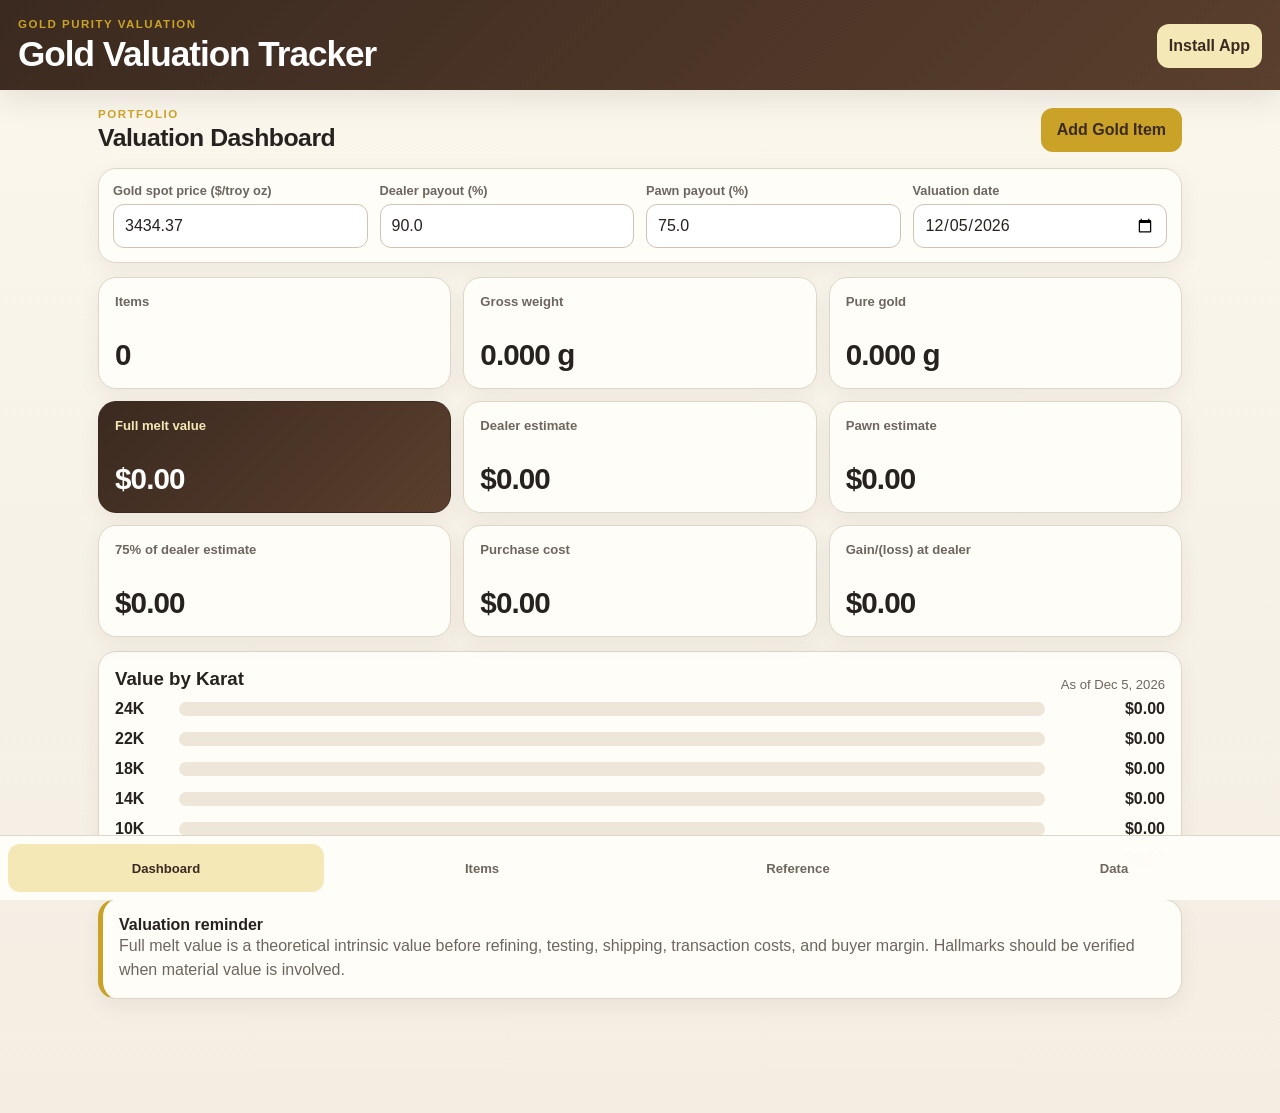
<file: index.html>
<!DOCTYPE html>
<html lang="en">
<head>
  <meta charset="UTF-8">
  <meta name="viewport" content="width=device-width, initial-scale=1, viewport-fit=cover">
  <meta name="theme-color" content="#3b2a20">
  <meta name="apple-mobile-web-app-capable" content="yes">
  <meta name="apple-mobile-web-app-status-bar-style" content="black-translucent">
  <meta name="apple-mobile-web-app-title" content="Gold Tracker">
  <meta name="description" content="Interactive gold purity and investment valuation tracker.">
  <link rel="manifest" href="manifest.webmanifest?v=4.1.0">
  <link rel="apple-touch-icon" href="icons/apple-touch-icon.png?v=4.1.0">
  <link rel="icon" href="icons/icon-192.png?v=4.1.0">
  <link rel="stylesheet" href="styles.css?v=4.1.0">
  <title>Gold Valuation Tracker</title>
</head>
<body>
  <div class="app-shell">
    <header class="topbar">
      <div>
        <p class="eyebrow">Gold Purity Valuation</p>
        <h1>Gold Valuation Tracker</h1>
      </div>
      <button class="icon-button" id="installHelpBtn" aria-label="installation help">Install App</button>
    </header>

    <nav class="tabbar" aria-label="Main navigation">
      <button class="tab active" data-tab="dashboard">Dashboard</button>
      <button class="tab" data-tab="items">Items</button>
      <button class="tab" data-tab="reference">Reference</button>
      <button class="tab" data-tab="data">Data</button>
    </nav>

    <main>
      <section class="panel active" id="dashboardPanel">
        <div class="section-heading">
          <div>
            <p class="eyebrow">Portfolio</p>
            <h2>Valuation Dashboard</h2>
          </div>
          <button class="primary-button" id="addFromDashboard">Add Gold Item</button>
        </div>

        <div class="settings-card card">
          <div class="field">
            <label for="spotPrice">Gold spot price ($/troy oz)</label>
            <input id="spotPrice" type="number" min="0" step="0.01" inputmode="decimal">
          </div>
          <div class="field">
            <label for="dealerPct">Dealer payout (%)</label>
            <input id="dealerPct" type="number" min="0" max="100" step="0.1" inputmode="decimal">
          </div>
          <div class="field">
            <label for="pawnPct">Pawn payout (%)</label>
            <input id="pawnPct" type="number" min="0" max="100" step="0.1" inputmode="decimal">
          </div>
          <div class="field">
            <label for="valuationDate">Valuation date</label>
            <input id="valuationDate" type="date">
          </div>
        </div>

        <div class="metric-grid">
          <article class="metric card">
            <span>Items</span><strong id="metricItems">0</strong>
          </article>
          <article class="metric card">
            <span>Gross weight</span><strong id="metricGross">0.000 g</strong>
          </article>
          <article class="metric card">
            <span>Pure gold</span><strong id="metricPure">0.000 g</strong>
          </article>
          <article class="metric card emphasis">
            <span>Full melt value</span><strong id="metricMelt">$0.00</strong>
          </article>
          <article class="metric card">
            <span>Dealer estimate</span><strong id="metricDealer">$0.00</strong>
          </article>
          <article class="metric card">
            <span>Pawn estimate</span><strong id="metricPawn">$0.00</strong>
          </article>
          <article class="metric card">
            <span>75% of dealer estimate</span><strong id="metricConservative">$0.00</strong>
          </article>
          <article class="metric card">
            <span>Purchase cost</span><strong id="metricCost">$0.00</strong>
          </article>
          <article class="metric card" id="gainCard">
            <span>Gain/(loss) at dealer</span><strong id="metricGain">$0.00</strong>
          </article>
        </div>

        <div class="card summary-card">
          <div class="card-title-row">
            <h3>Value by Karat</h3>
            <span id="summaryAsOf"></span>
          </div>
          <div id="karatBars" class="bar-list"></div>
        </div>

        <div class="card caution">
          <strong>Valuation reminder</strong>
          <p>Full melt value is a theoretical intrinsic value before refining, testing, shipping, transaction costs, and buyer margin. Hallmarks should be verified when material value is involved.</p>
        </div>
      </section>

      <section class="panel" id="itemsPanel">
        <div class="section-heading">
          <div>
            <p class="eyebrow">Ledger</p>
            <h2>Gold Items</h2>
          </div>
          <button class="primary-button" id="addItemBtn">Add Item</button>
        </div>

        <div class="filters card">
          <div class="field grow">
            <label for="searchItems">Search</label>
            <input id="searchItems" type="search" placeholder="Bracelet, ring, pendant…">
          </div>
          <div class="field">
            <label for="filterKarat">Karat</label>
            <select id="filterKarat">
              <option value="">All</option>
              <option>24K</option><option>22K</option><option>18K</option>
              <option>14K</option><option>10K</option><option>Custom</option>
            </select>
          </div>
          <div class="field">
            <label for="sortItems">Sort</label>
            <select id="sortItems">
              <option value="id">Item number</option>
              <option value="meltDesc">Melt value: high to low</option>
              <option value="weightDesc">Weight: high to low</option>
              <option value="karatDesc">Karat: high to low</option>
              <option value="description">Description</option>
            </select>
          </div>
        </div>

        <div id="itemsList" class="items-list"></div>
        <div id="emptyItems" class="empty-state hidden">
          <h3>No gold items entered</h3>
          <p>The calculator is blank. Tap Add Item to begin.</p>
        </div>
      </section>

      <section class="panel" id="referencePanel">
        <div class="section-heading">
          <div>
            <p class="eyebrow">Purity & Rates</p>
            <h2>Reference Table</h2>
          </div>
        </div>
        <div class="card table-wrap">
          <table>
            <thead>
              <tr>
                <th>Karat</th><th>Purity</th><th>Hallmark</th>
                <th>Melt / g</th><th>Dealer / g</th><th>Pawn / g</th>
              </tr>
            </thead>
            <tbody id="referenceBody"></tbody>
          </table>
        </div>
        <div class="card formula-card">
          <h3>Intrinsic Valuation Formula</h3>
          <code>Net gold-bearing weight × purity × (spot price ÷ 31.1035)</code>
          <p>Deduct stones, springs, watch movements, clasps, and other non-gold components when appropriate.</p>
        </div>
        <div class="card">
          <h3>Verification Status</h3>
          <p><strong>Hallmark Only:</strong> marked purity but not independently verified.</p>
          <p><strong>Acid Tested:</strong> tested with an acid kit.</p>
          <p><strong>XRF Tested:</strong> analyzed using X-ray fluorescence equipment.</p>
        </div>
      </section>

      <section class="panel" id="dataPanel">
        <div class="section-heading">
          <div>
            <p class="eyebrow">Backup & Transfer</p>
            <h2>Data Management</h2>
          </div>
        </div>

        <div class="action-grid">
          <button class="action-card" id="exportJsonBtn">
            <strong>Export Backup</strong><span>Save all settings and items as JSON.</span>
          </button>
          <label class="action-card file-action">
            <strong>Import Backup</strong><span>Restore a JSON backup file.</span>
            <input id="importJsonInput" type="file" accept="application/json,.json">
          </label>
          <label class="action-card file-action" id="importDataCard">
            <strong>Import CSV / Excel</strong><span>Add gold items from .csv, .xlsx, or .xls files.</span>
            <input id="importDataInput" type="file" accept=".csv,.xlsx,.xls,text/csv,application/vnd.ms-excel,application/vnd.openxmlformats-officedocument.spreadsheetml.sheet">
          </label>
          <button class="action-card" id="downloadCsvTemplateBtn">
            <strong>CSV Import Template</strong><span>Download a correctly labeled blank CSV template.</span>
          </button>
          <button class="action-card" id="downloadExcelTemplateBtn">
            <strong>Excel Import Template</strong><span>Download a correctly labeled blank Excel template.</span>
          </button>
          <button class="action-card" id="exportCsvBtn">
            <strong>Export CSV</strong><span>Open the current ledger in Excel or Numbers.</span>
          </button>
          <button class="action-card" id="copySummaryBtn">
            <strong>Copy Summary</strong><span>Copy totals for a message, note, or email.</span>
          </button>
          <button class="action-card danger-outline" id="resetBtn">
            <strong>Clear All Data</strong><span>Remove every item saved by this app on this device and return to a blank tracker.</span>
          </button>
        </div>

        <div class="card">
          <h3>Storage</h3>
          <p>This app automatically saves each user’s entries in the browser on that user’s device. No gold items are preloaded or shared with other users. Export a backup before clearing Safari data or moving to another phone.</p>
          <p id="saveStatus" class="save-status">Saved locally.</p>
        </div>
      </section>
    </main>
  </div>

  <dialog id="itemDialog">
    <form method="dialog" id="itemForm">
      <div class="dialog-header">
        <div>
          <p class="eyebrow">Gold Item</p>
          <h2 id="dialogTitle">Add Item</h2>
        </div>
        <button type="button" class="close-button" id="closeDialogBtn" aria-label="Close">×</button>
      </div>
      <input type="hidden" id="itemId">

      <div class="form-grid">
        <div class="field full">
          <label for="itemDescription">Description</label>
          <input id="itemDescription" required maxlength="80" placeholder="Gold bracelet, necklace, ring…">
        </div>
        <div class="field">
          <label for="itemKarat">Karat</label>
          <select id="itemKarat" required>
            <option value="24K">24K</option><option value="22K">22K</option>
            <option value="18K">18K</option><option value="14K" selected>14K</option>
            <option value="10K">10K</option><option value="Custom">Custom</option>
          </select>
        </div>
        <div class="field">
          <label for="grossWeight">Gross weight (g)</label>
          <input id="grossWeight" type="number" required min="0" step="0.001" inputmode="decimal">
        </div>
        <div class="field">
          <label for="deduction">Non-gold deduction (g)</label>
          <input id="deduction" type="number" min="0" step="0.001" value="0" inputmode="decimal">
        </div>
        <div class="field" id="purityOverrideField">
          <label for="purityOverride">Purity override (%)</label>
          <input id="purityOverride" type="number" min="0" max="100" step="0.1" inputmode="decimal" placeholder="Required for Custom">
        </div>
        <div class="field">
          <label for="purchaseCost">Purchase cost ($)</label>
          <input id="purchaseCost" type="number" min="0" step="0.01" inputmode="decimal">
        </div>
        <div class="field">
          <label for="itemStatus">Verification status</label>
          <select id="itemStatus">
            <option>Unverified</option><option>Hallmark Only</option>
            <option>Acid Tested</option><option>XRF Tested</option>
            <option>Sold</option><option>Keep / Investment</option>
          </select>
        </div>
        <div class="field full">
          <label for="itemNotes">Hallmark / test notes</label>
          <textarea id="itemNotes" rows="3" maxlength="250" placeholder="585 hallmark, stones estimated at 3.5 g…"></textarea>
        </div>
      </div>

      <div class="preview-grid" aria-live="polite">
        <div><span>Net weight</span><strong id="previewNet">0.000 g</strong></div>
        <div><span>Pure gold</span><strong id="previewPure">0.000 g</strong></div>
        <div><span>Melt value</span><strong id="previewMelt">$0.00</strong></div>
        <div><span>Dealer estimate</span><strong id="previewDealer">$0.00</strong></div>
      </div>

      <div class="dialog-actions">
        <button type="button" class="secondary-button" id="cancelDialogBtn">Cancel</button>
        <button type="submit" class="primary-button">Save Item</button>
      </div>
    </form>
  </dialog>


  <dialog id="importDialog">
    <div class="dialog-header">
      <div>
        <p class="eyebrow">Spreadsheet Import</p>
        <h2>Review Imported Items</h2>
      </div>
      <button type="button" class="close-button" id="closeImportBtn" aria-label="Close">×</button>
    </div>
    <p id="importFileName" class="import-file-name"></p>
    <p id="importSummary" class="import-summary"></p>
    <div class="import-mode" role="group" aria-label="Import mode">
      <label><input type="radio" name="importMode" id="importModeAppend" value="append" checked> Add to existing items</label>
      <label><input type="radio" name="importMode" id="importModeReplace" value="replace"> Replace existing items</label>
    </div>
    <div class="table-wrap import-preview-wrap">
      <table class="import-preview-table">
        <thead><tr><th>Description</th><th>Karat</th><th>Gross Weight</th><th>Deduction</th><th>Cost</th></tr></thead>
        <tbody id="importPreviewBody"></tbody>
      </table>
    </div>
    <div id="importErrors" class="import-errors hidden"></div>
    <div class="dialog-actions">
      <button type="button" class="secondary-button" id="cancelImportBtn">Cancel</button>
      <button type="button" class="primary-button" id="confirmImportBtn">Import Items</button>
    </div>
  </dialog>

  <dialog id="installDialog">
    <div class="dialog-header">
      <div>
        <p class="eyebrow">Install</p>
        <h2>Install Gold Tracker</h2>
      </div>
      <button type="button" class="close-button" id="closeInstallBtn" aria-label="Close">×</button>
    </div>
    <h3>iPhone or iPad</h3>
    <ol class="install-steps">
      <li>Open the hosted app link in <strong>Safari</strong>.</li>
      <li>Tap <strong>Share</strong>, then <strong>Add to Home Screen</strong>.</li>
      <li>Keep the name “Gold Tracker” and tap <strong>Add</strong>.</li>
    </ol>
    <h3>Android</h3>
    <ol class="install-steps">
      <li>Open the hosted app link in <strong>Chrome</strong>.</li>
      <li>Open the browser menu and choose <strong>Install app</strong> or <strong>Add to Home screen</strong>.</li>
    </ol>
    <h3>Desktop</h3>
    <p>Use the install icon in the browser address bar when available, or continue using the app in the browser.</p>
    <p>The installed app opens from its gold icon and can continue working offline after its first successful load.</p>
  </dialog>

  <div id="toast" class="toast" role="status" aria-live="polite"></div>
  <script>window.DEFAULT_GOLD_STATE = {"version":4,"settings":{"spotPrice":3434.37,"dealerPct":0.9,"pawnPct":0.75,"gramsPerOz":31.1035,"valuationDate":""},"items":[]};</script>
  <script src="vendor/xlsx.full.min.js?v=4.1.0"></script>
  <script src="app.js?v=4.1.0"></script>
</body>
</html>
</file>
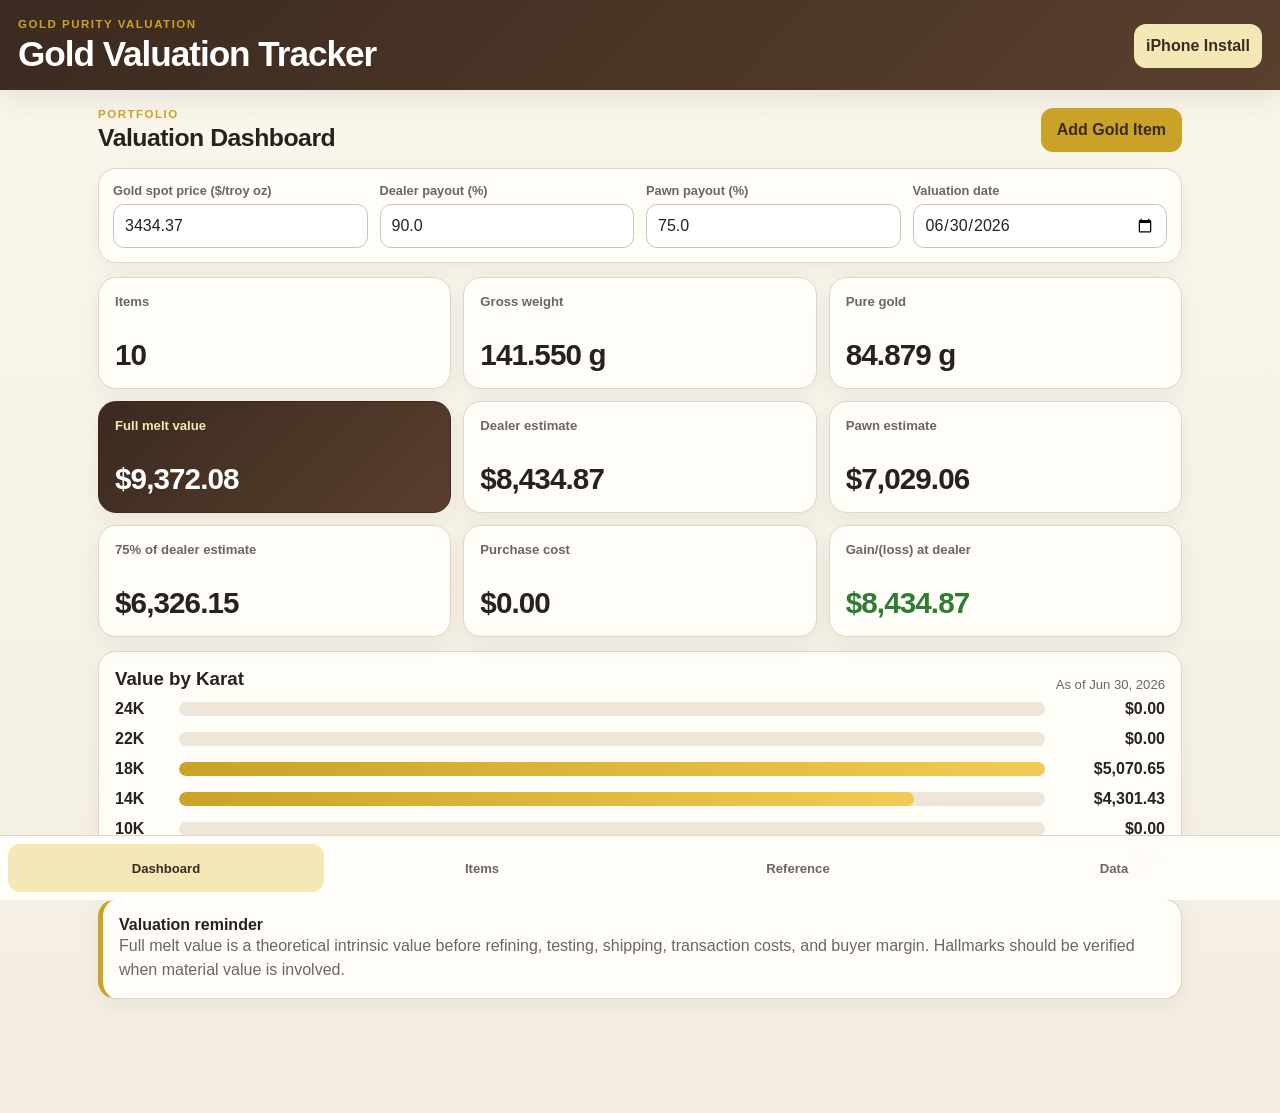
<file: Previous Builds/Gold_Valuation_iPhone_App (1)/index.html>
<!DOCTYPE html>
<html lang="en">
<head>
  <meta charset="UTF-8">
  <meta name="viewport" content="width=device-width, initial-scale=1, viewport-fit=cover">
  <meta name="theme-color" content="#3b2a20">
  <meta name="apple-mobile-web-app-capable" content="yes">
  <meta name="apple-mobile-web-app-status-bar-style" content="black-translucent">
  <meta name="apple-mobile-web-app-title" content="Gold Tracker">
  <meta name="description" content="Interactive gold purity and investment valuation tracker.">
  <link rel="manifest" href="manifest.webmanifest">
  <link rel="apple-touch-icon" href="icons/apple-touch-icon.png">
  <link rel="icon" href="icons/icon-192.png">
  <link rel="stylesheet" href="styles.css">
  <title>Gold Valuation Tracker</title>
</head>
<body>
  <div class="app-shell">
    <header class="topbar">
      <div>
        <p class="eyebrow">Gold Purity Valuation</p>
        <h1>Gold Valuation Tracker</h1>
      </div>
      <button class="icon-button" id="installHelpBtn" aria-label="iPhone installation help">iPhone Install</button>
    </header>

    <nav class="tabbar" aria-label="Main navigation">
      <button class="tab active" data-tab="dashboard">Dashboard</button>
      <button class="tab" data-tab="items">Items</button>
      <button class="tab" data-tab="reference">Reference</button>
      <button class="tab" data-tab="data">Data</button>
    </nav>

    <main>
      <section class="panel active" id="dashboardPanel">
        <div class="section-heading">
          <div>
            <p class="eyebrow">Portfolio</p>
            <h2>Valuation Dashboard</h2>
          </div>
          <button class="primary-button" id="addFromDashboard">Add Gold Item</button>
        </div>

        <div class="settings-card card">
          <div class="field">
            <label for="spotPrice">Gold spot price ($/troy oz)</label>
            <input id="spotPrice" type="number" min="0" step="0.01" inputmode="decimal">
          </div>
          <div class="field">
            <label for="dealerPct">Dealer payout (%)</label>
            <input id="dealerPct" type="number" min="0" max="100" step="0.1" inputmode="decimal">
          </div>
          <div class="field">
            <label for="pawnPct">Pawn payout (%)</label>
            <input id="pawnPct" type="number" min="0" max="100" step="0.1" inputmode="decimal">
          </div>
          <div class="field">
            <label for="valuationDate">Valuation date</label>
            <input id="valuationDate" type="date">
          </div>
        </div>

        <div class="metric-grid">
          <article class="metric card">
            <span>Items</span><strong id="metricItems">0</strong>
          </article>
          <article class="metric card">
            <span>Gross weight</span><strong id="metricGross">0.000 g</strong>
          </article>
          <article class="metric card">
            <span>Pure gold</span><strong id="metricPure">0.000 g</strong>
          </article>
          <article class="metric card emphasis">
            <span>Full melt value</span><strong id="metricMelt">$0.00</strong>
          </article>
          <article class="metric card">
            <span>Dealer estimate</span><strong id="metricDealer">$0.00</strong>
          </article>
          <article class="metric card">
            <span>Pawn estimate</span><strong id="metricPawn">$0.00</strong>
          </article>
          <article class="metric card">
            <span>75% of dealer estimate</span><strong id="metricConservative">$0.00</strong>
          </article>
          <article class="metric card">
            <span>Purchase cost</span><strong id="metricCost">$0.00</strong>
          </article>
          <article class="metric card" id="gainCard">
            <span>Gain/(loss) at dealer</span><strong id="metricGain">$0.00</strong>
          </article>
        </div>

        <div class="card summary-card">
          <div class="card-title-row">
            <h3>Value by Karat</h3>
            <span id="summaryAsOf"></span>
          </div>
          <div id="karatBars" class="bar-list"></div>
        </div>

        <div class="card caution">
          <strong>Valuation reminder</strong>
          <p>Full melt value is a theoretical intrinsic value before refining, testing, shipping, transaction costs, and buyer margin. Hallmarks should be verified when material value is involved.</p>
        </div>
      </section>

      <section class="panel" id="itemsPanel">
        <div class="section-heading">
          <div>
            <p class="eyebrow">Ledger</p>
            <h2>Gold Items</h2>
          </div>
          <button class="primary-button" id="addItemBtn">Add Item</button>
        </div>

        <div class="filters card">
          <div class="field grow">
            <label for="searchItems">Search</label>
            <input id="searchItems" type="search" placeholder="Bracelet, ring, pendant…">
          </div>
          <div class="field">
            <label for="filterKarat">Karat</label>
            <select id="filterKarat">
              <option value="">All</option>
              <option>24K</option><option>22K</option><option>18K</option>
              <option>14K</option><option>10K</option><option>Custom</option>
            </select>
          </div>
          <div class="field">
            <label for="sortItems">Sort</label>
            <select id="sortItems">
              <option value="id">Item number</option>
              <option value="meltDesc">Melt value: high to low</option>
              <option value="weightDesc">Weight: high to low</option>
              <option value="karatDesc">Karat: high to low</option>
              <option value="description">Description</option>
            </select>
          </div>
        </div>

        <div id="itemsList" class="items-list"></div>
        <div id="emptyItems" class="empty-state hidden">
          <h3>No matching items</h3>
          <p>Add an item or adjust the filters.</p>
        </div>
      </section>

      <section class="panel" id="referencePanel">
        <div class="section-heading">
          <div>
            <p class="eyebrow">Purity & Rates</p>
            <h2>Reference Table</h2>
          </div>
        </div>
        <div class="card table-wrap">
          <table>
            <thead>
              <tr>
                <th>Karat</th><th>Purity</th><th>Hallmark</th>
                <th>Melt / g</th><th>Dealer / g</th><th>Pawn / g</th>
              </tr>
            </thead>
            <tbody id="referenceBody"></tbody>
          </table>
        </div>
        <div class="card formula-card">
          <h3>Intrinsic Valuation Formula</h3>
          <code>Net gold-bearing weight × purity × (spot price ÷ 31.1035)</code>
          <p>Deduct stones, springs, watch movements, clasps, and other non-gold components when appropriate.</p>
        </div>
        <div class="card">
          <h3>Verification Status</h3>
          <p><strong>Hallmark Only:</strong> marked purity but not independently verified.</p>
          <p><strong>Acid Tested:</strong> tested with an acid kit.</p>
          <p><strong>XRF Tested:</strong> analyzed using X-ray fluorescence equipment.</p>
        </div>
      </section>

      <section class="panel" id="dataPanel">
        <div class="section-heading">
          <div>
            <p class="eyebrow">Backup & Transfer</p>
            <h2>Data Management</h2>
          </div>
        </div>

        <div class="action-grid">
          <button class="action-card" id="exportJsonBtn">
            <strong>Export Backup</strong><span>Save all settings and items as JSON.</span>
          </button>
          <label class="action-card file-action">
            <strong>Import Backup</strong><span>Restore a JSON backup file.</span>
            <input id="importJsonInput" type="file" accept="application/json,.json">
          </label>
          <button class="action-card" id="exportCsvBtn">
            <strong>Export CSV</strong><span>Open the current ledger in Excel or Numbers.</span>
          </button>
          <button class="action-card" id="copySummaryBtn">
            <strong>Copy Summary</strong><span>Copy totals for a message, note, or email.</span>
          </button>
          <button class="action-card danger-outline" id="resetBtn">
            <strong>Reset to Completed Tracker</strong><span>Restore the 10 original items from the uploaded workbook.</span>
          </button>
        </div>

        <div class="card">
          <h3>Storage</h3>
          <p>This app automatically saves changes in the browser on this device. Export a backup before clearing Safari data or moving to another phone.</p>
          <p id="saveStatus" class="save-status">Saved locally.</p>
        </div>
      </section>
    </main>
  </div>

  <dialog id="itemDialog">
    <form method="dialog" id="itemForm">
      <div class="dialog-header">
        <div>
          <p class="eyebrow">Gold Item</p>
          <h2 id="dialogTitle">Add Item</h2>
        </div>
        <button type="button" class="close-button" id="closeDialogBtn" aria-label="Close">×</button>
      </div>
      <input type="hidden" id="itemId">

      <div class="form-grid">
        <div class="field full">
          <label for="itemDescription">Description</label>
          <input id="itemDescription" required maxlength="80" placeholder="Gold bracelet, necklace, ring…">
        </div>
        <div class="field">
          <label for="itemKarat">Karat</label>
          <select id="itemKarat" required>
            <option value="24K">24K</option><option value="22K">22K</option>
            <option value="18K">18K</option><option value="14K" selected>14K</option>
            <option value="10K">10K</option><option value="Custom">Custom</option>
          </select>
        </div>
        <div class="field">
          <label for="grossWeight">Gross weight (g)</label>
          <input id="grossWeight" type="number" required min="0" step="0.001" inputmode="decimal">
        </div>
        <div class="field">
          <label for="deduction">Non-gold deduction (g)</label>
          <input id="deduction" type="number" min="0" step="0.001" value="0" inputmode="decimal">
        </div>
        <div class="field" id="purityOverrideField">
          <label for="purityOverride">Purity override (%)</label>
          <input id="purityOverride" type="number" min="0" max="100" step="0.1" inputmode="decimal" placeholder="Required for Custom">
        </div>
        <div class="field">
          <label for="purchaseCost">Purchase cost ($)</label>
          <input id="purchaseCost" type="number" min="0" step="0.01" inputmode="decimal">
        </div>
        <div class="field">
          <label for="itemStatus">Verification status</label>
          <select id="itemStatus">
            <option>Unverified</option><option>Hallmark Only</option>
            <option>Acid Tested</option><option>XRF Tested</option>
            <option>Sold</option><option>Keep / Investment</option>
          </select>
        </div>
        <div class="field full">
          <label for="itemNotes">Hallmark / test notes</label>
          <textarea id="itemNotes" rows="3" maxlength="250" placeholder="585 hallmark, stones estimated at 3.5 g…"></textarea>
        </div>
      </div>

      <div class="preview-grid" aria-live="polite">
        <div><span>Net weight</span><strong id="previewNet">0.000 g</strong></div>
        <div><span>Pure gold</span><strong id="previewPure">0.000 g</strong></div>
        <div><span>Melt value</span><strong id="previewMelt">$0.00</strong></div>
        <div><span>Dealer estimate</span><strong id="previewDealer">$0.00</strong></div>
      </div>

      <div class="dialog-actions">
        <button type="button" class="secondary-button" id="cancelDialogBtn">Cancel</button>
        <button type="submit" class="primary-button">Save Item</button>
      </div>
    </form>
  </dialog>

  <dialog id="installDialog">
    <div class="dialog-header">
      <div>
        <p class="eyebrow">iPhone</p>
        <h2>Install on Home Screen</h2>
      </div>
      <button type="button" class="close-button" id="closeInstallBtn" aria-label="Close">×</button>
    </div>
    <ol class="install-steps">
      <li>Open the hosted app link in <strong>Safari</strong>.</li>
      <li>Tap the <strong>Share</strong> button.</li>
      <li>Scroll and select <strong>Add to Home Screen</strong>.</li>
      <li>Keep the name “Gold Tracker” and tap <strong>Add</strong>.</li>
    </ol>
    <p>The app will then open from its gold icon and continue working offline after its first successful load.</p>
  </dialog>

  <div id="toast" class="toast" role="status" aria-live="polite"></div>
  <script>window.DEFAULT_GOLD_STATE = {"version":1,"settings":{"spotPrice":3434.37,"dealerPct":0.9,"pawnPct":0.75,"gramsPerOz":31.1035,"valuationDate":"2026-06-30"},"items":[{"id":1,"description":"Gold Bracelet (Twisted)","karat":"18K","grossWeight":27.22,"deduction":0.0,"purityOverride":null,"purchaseCost":null,"notes":"","status":"Unverified"},{"id":2,"description":"Gold Bracelet (Link)","karat":"14K","grossWeight":21.59,"deduction":0.0,"purityOverride":null,"purchaseCost":null,"notes":"","status":"Unverified"},{"id":3,"description":"Gold Necklace (Smooth)","karat":"18K","grossWeight":16.48,"deduction":0.0,"purityOverride":null,"purchaseCost":null,"notes":"","status":"Unverified"},{"id":4,"description":"Gold Necklace (Braided)","karat":"14K","grossWeight":16.1,"deduction":0.0,"purityOverride":null,"purchaseCost":null,"notes":"","status":"Unverified"},{"id":5,"description":"Gold Necklace (TightLink)","karat":"18K","grossWeight":17.53,"deduction":0.0,"purityOverride":null,"purchaseCost":null,"notes":"","status":"Unverified"},{"id":6,"description":"Earrings (Twist)","karat":"14K","grossWeight":8.3,"deduction":0.0,"purityOverride":null,"purchaseCost":null,"notes":"","status":"Unverified"},{"id":7,"description":"Ring (Moon)","karat":"14K","grossWeight":11.26,"deduction":3.5,"purityOverride":null,"purchaseCost":null,"notes":"","status":"Unverified"},{"id":8,"description":"Pendant","karat":"14K","grossWeight":3.77,"deduction":1.5,"purityOverride":null,"purchaseCost":null,"notes":"","status":"Unverified"},{"id":9,"description":"Ring (Ruby)","karat":"14K","grossWeight":9.3,"deduction":4.0,"purityOverride":null,"purchaseCost":null,"notes":"","status":"Unverified"},{"id":10,"description":"Ring (Blue Stone)","karat":"14K","grossWeight":10.0,"deduction":4.5,"purityOverride":null,"purchaseCost":null,"notes":"","status":"Unverified"}]};</script>
  <script src="app.js"></script>
</body>
</html>
</file>
<file: styles.css>
:root {
  --brown: #3b2a20;
  --brown-2: #5a3f2d;
  --gold: #c9a227;
  --gold-light: #f5e8b7;
  --cream: #fbf7ed;
  --paper: #fffdf8;
  --ink: #26221f;
  --muted: #6d665f;
  --line: #ded6c8;
  --positive: #2e7d32;
  --negative: #b3261e;
  --shadow: 0 10px 30px rgba(59,42,32,.10);
  --safe-top: env(safe-area-inset-top, 0px);
  --safe-bottom: env(safe-area-inset-bottom, 0px);
}
* { box-sizing: border-box; }
html { background: var(--brown); }
body {
  margin: 0;
  min-height: 100vh;
  color: var(--ink);
  background: linear-gradient(180deg, var(--cream), #f3ede2);
  font-family: -apple-system, BlinkMacSystemFont, "Segoe UI", Roboto, Helvetica, Arial, sans-serif;
  -webkit-font-smoothing: antialiased;
}
button, input, select, textarea { font: inherit; }
button { -webkit-tap-highlight-color: transparent; }
.app-shell { min-height: 100vh; padding-bottom: calc(82px + var(--safe-bottom)); }
.topbar {
  padding: calc(18px + var(--safe-top)) 18px 16px;
  color: white;
  background: linear-gradient(135deg, var(--brown), var(--brown-2));
  display: flex;
  align-items: center;
  justify-content: space-between;
  gap: 12px;
  box-shadow: var(--shadow);
}
h1, h2, h3, p { margin-top: 0; }
h1 { margin-bottom: 0; font-size: clamp(1.45rem, 6vw, 2.2rem); letter-spacing: -.03em; }
h2 { margin-bottom: 0; font-size: 1.55rem; letter-spacing: -.02em; }
h3 { margin-bottom: 10px; }
.eyebrow {
  margin-bottom: 4px;
  color: var(--gold);
  font-size: .72rem;
  font-weight: 800;
  letter-spacing: .13em;
  text-transform: uppercase;
}
.icon-button, .primary-button, .secondary-button, .close-button {
  border: 0;
  border-radius: 12px;
  min-height: 44px;
  font-weight: 750;
  cursor: pointer;
}
.icon-button {
  padding: 9px 12px;
  color: var(--brown);
  background: var(--gold-light);
  white-space: nowrap;
}
.primary-button { padding: 11px 16px; color: var(--brown); background: var(--gold); }
.secondary-button { padding: 11px 16px; color: var(--brown); background: #eee5d7; }
.close-button { width: 44px; padding: 0; font-size: 2rem; color: var(--muted); background: transparent; }
.tabbar {
  position: fixed;
  z-index: 20;
  left: 0; right: 0; bottom: 0;
  display: grid;
  grid-template-columns: repeat(4, 1fr);
  padding: 8px 8px calc(8px + var(--safe-bottom));
  background: rgba(255,253,248,.96);
  border-top: 1px solid var(--line);
  backdrop-filter: blur(18px);
}
.tab {
  min-height: 48px;
  border: 0;
  border-radius: 12px;
  color: var(--muted);
  background: transparent;
  font-size: .82rem;
  font-weight: 750;
}
.tab.active { color: var(--brown); background: var(--gold-light); }
main { width: min(1120px, 100%); margin: 0 auto; padding: 18px; }
.panel { display: none; }
.panel.active { display: block; }
.section-heading {
  display: flex;
  align-items: end;
  justify-content: space-between;
  gap: 14px;
  margin-bottom: 16px;
}
.card {
  background: var(--paper);
  border: 1px solid var(--line);
  border-radius: 18px;
  box-shadow: 0 7px 22px rgba(59,42,32,.06);
}
.settings-card {
  display: grid;
  grid-template-columns: repeat(4, minmax(0, 1fr));
  gap: 12px;
  padding: 14px;
  margin-bottom: 14px;
}
.field { display: flex; flex-direction: column; gap: 6px; min-width: 0; }
.field.grow { flex: 1; }
.field.full { grid-column: 1 / -1; }
label { color: var(--muted); font-size: .8rem; font-weight: 750; }
input, select, textarea {
  width: 100%;
  min-height: 44px;
  border: 1px solid #cfc4b4;
  border-radius: 11px;
  padding: 10px 11px;
  color: var(--ink);
  background: white;
}
textarea { resize: vertical; }
input:focus, select:focus, textarea:focus {
  outline: 3px solid rgba(201,162,39,.22);
  border-color: var(--gold);
}
.metric-grid {
  display: grid;
  grid-template-columns: repeat(3, minmax(0, 1fr));
  gap: 12px;
  margin-bottom: 14px;
}
.metric { min-height: 112px; padding: 16px; display: flex; flex-direction: column; justify-content: space-between; }
.metric span { color: var(--muted); font-size: .82rem; font-weight: 700; }
.metric strong { font-size: clamp(1.25rem, 4vw, 1.85rem); letter-spacing: -.03em; }
.metric.emphasis { color: white; background: linear-gradient(135deg, var(--brown), var(--brown-2)); border-color: var(--brown); }
.metric.emphasis span { color: var(--gold-light); }
.summary-card, .formula-card, .caution { padding: 16px; margin-bottom: 14px; }
.card-title-row { display: flex; justify-content: space-between; gap: 10px; align-items: center; }
.card-title-row span { color: var(--muted); font-size: .82rem; }
.bar-list { display: grid; gap: 12px; }
.bar-row { display: grid; grid-template-columns: 54px 1fr 110px; gap: 10px; align-items: center; }
.bar-label { font-weight: 800; }
.bar-track { height: 14px; border-radius: 999px; background: #eee6d8; overflow: hidden; }
.bar-fill { height: 100%; min-width: 0; border-radius: inherit; background: linear-gradient(90deg, var(--gold), #f2cb54); }
.bar-value { text-align: right; font-variant-numeric: tabular-nums; font-weight: 750; }
.caution { border-left: 5px solid var(--gold); }
.caution p { margin-bottom: 0; color: var(--muted); line-height: 1.5; }
.filters {
  display: flex;
  align-items: end;
  gap: 12px;
  padding: 14px;
  margin-bottom: 14px;
}
.items-list { display: grid; gap: 12px; }
.item-card { padding: 16px; }
.item-header { display: flex; justify-content: space-between; align-items: start; gap: 12px; }
.item-title { margin: 0; font-size: 1.08rem; }
.item-subtitle { margin: 4px 0 0; color: var(--muted); font-size: .83rem; }
.badge {
  display: inline-flex; align-items: center; min-height: 28px; padding: 4px 9px;
  border-radius: 999px; color: var(--brown); background: var(--gold-light);
  font-size: .76rem; font-weight: 800;
}
.item-values {
  display: grid; grid-template-columns: repeat(4, minmax(0, 1fr));
  gap: 10px; margin-top: 14px;
}
.item-values div { padding: 10px; border-radius: 12px; background: var(--cream); }
.item-values span { display: block; color: var(--muted); font-size: .72rem; font-weight: 700; }
.item-values strong { display: block; margin-top: 4px; font-size: .96rem; }
.item-notes { margin: 12px 0 0; color: var(--muted); font-size: .84rem; line-height: 1.45; }
.item-actions { display: flex; gap: 8px; margin-top: 14px; }
.small-button {
  min-height: 40px; border: 1px solid var(--line); border-radius: 10px;
  padding: 8px 12px; color: var(--brown); background: white; font-weight: 750;
}
.small-button.danger { color: var(--negative); }
.empty-state { text-align: center; padding: 48px 20px; color: var(--muted); }
.hidden { display: none !important; }
.table-wrap { overflow-x: auto; }
table { width: 100%; border-collapse: collapse; min-width: 650px; }
th, td { padding: 12px; border-bottom: 1px solid var(--line); text-align: right; white-space: nowrap; }
th:first-child, td:first-child, th:nth-child(3), td:nth-child(3) { text-align: left; }
th { color: white; background: var(--brown); font-size: .78rem; }
.formula-card code {
  display: block; padding: 12px; border-radius: 10px; color: var(--brown); background: var(--gold-light);
  font-size: .93rem; white-space: normal;
}
.action-grid { display: grid; grid-template-columns: repeat(2, minmax(0, 1fr)); gap: 12px; margin-bottom: 14px; }
.action-card {
  min-height: 110px; padding: 16px; border: 1px solid var(--line); border-radius: 16px;
  text-align: left; color: var(--ink); background: var(--paper); box-shadow: 0 7px 22px rgba(59,42,32,.06);
  cursor: pointer;
}
.action-card strong, .action-card span { display: block; }
.action-card span { margin-top: 7px; color: var(--muted); line-height: 1.4; }
.file-action { position: relative; overflow: hidden; }
.file-action input { position: absolute; inset: 0; opacity: 0; cursor: pointer; }
.danger-outline { border-color: #e6b9b5; }
.save-status { margin-bottom: 0; color: var(--positive); font-weight: 700; }
dialog {
  width: min(720px, calc(100% - 24px));
  max-height: calc(100vh - 28px);
  border: 0; border-radius: 20px; padding: 0;
  color: var(--ink); background: var(--paper); box-shadow: 0 30px 80px rgba(0,0,0,.30);
}
dialog::backdrop { background: rgba(33,24,18,.62); backdrop-filter: blur(3px); }
#itemForm, #installDialog { padding: 18px; }
.dialog-header { display: flex; justify-content: space-between; align-items: start; gap: 12px; margin-bottom: 16px; }
.form-grid { display: grid; grid-template-columns: repeat(2, minmax(0, 1fr)); gap: 12px; }
.preview-grid {
  display: grid; grid-template-columns: repeat(4, minmax(0, 1fr));
  gap: 8px; margin-top: 16px; padding: 12px; border-radius: 14px; background: var(--cream);
}
.preview-grid span { display: block; color: var(--muted); font-size: .72rem; font-weight: 700; }
.preview-grid strong { display: block; margin-top: 4px; font-size: .95rem; }
.dialog-actions { display: flex; justify-content: flex-end; gap: 10px; margin-top: 18px; }
.install-steps { padding-left: 24px; line-height: 1.7; }
.toast {
  position: fixed; z-index: 50; left: 50%; bottom: calc(90px + var(--safe-bottom));
  transform: translate(-50%, 30px); opacity: 0; pointer-events: none;
  padding: 11px 15px; border-radius: 999px; color: white; background: var(--brown);
  box-shadow: var(--shadow); font-weight: 700; transition: .22s ease;
}
.toast.show { transform: translate(-50%, 0); opacity: 1; }
.positive { color: var(--positive) !important; }
.negative { color: var(--negative) !important; }

@media (max-width: 760px) {
  main { padding: 14px; }
  .topbar { align-items: flex-start; }
  .settings-card { grid-template-columns: repeat(2, minmax(0, 1fr)); }
  .metric-grid { grid-template-columns: repeat(2, minmax(0, 1fr)); }
  .filters { display: grid; grid-template-columns: 1fr 1fr; }
  .filters .grow { grid-column: 1 / -1; }
  .item-values { grid-template-columns: repeat(2, minmax(0, 1fr)); }
  .preview-grid { grid-template-columns: repeat(2, minmax(0, 1fr)); }
}
@media (max-width: 430px) {
  .icon-button { font-size: .75rem; padding-inline: 9px; }
  .section-heading { align-items: center; }
  .section-heading .primary-button { padding-inline: 12px; }
  .settings-card { grid-template-columns: 1fr 1fr; }
  .metric { min-height: 100px; padding: 13px; }
  .bar-row { grid-template-columns: 45px 1fr 90px; }
  .action-grid { grid-template-columns: 1fr; }
  .form-grid { grid-template-columns: 1fr; }
  .field.full { grid-column: auto; }
  .dialog-actions > * { flex: 1; }
}
@media print {
  .topbar, .tabbar, .section-heading button, .filters, .item-actions, .caution { display: none !important; }
  .app-shell { padding: 0; }
  main { width: 100%; padding: 0; }
  .panel { display: none !important; }
  #dashboardPanel.active { display: block !important; }
  body { background: white; }
  .card { box-shadow: none; break-inside: avoid; }
}


/* Version 4 spreadsheet import */
#importDialog { padding: 18px; }
.import-file-name { margin-bottom: 4px; font-weight: 800; word-break: break-word; }
.import-summary { margin-bottom: 14px; color: var(--muted); }
.import-mode { display: flex; flex-wrap: wrap; gap: 10px 20px; margin-bottom: 14px; padding: 12px; border-radius: 12px; background: var(--cream); }
.import-mode label { display: flex; align-items: center; gap: 8px; color: var(--ink); font-size: .9rem; }
.import-mode input { width: 20px; min-height: 20px; height: 20px; margin: 0; }
.import-preview-wrap { max-height: 300px; margin-bottom: 12px; border: 1px solid var(--line); border-radius: 12px; }
.import-preview-table { min-width: 620px; }
.import-preview-table th, .import-preview-table td { padding: 9px 10px; font-size: .82rem; }
.import-errors { max-height: 150px; overflow: auto; margin: 10px 0; padding: 12px; border-left: 4px solid var(--negative); border-radius: 8px; color: #6f211c; background: #fff0ee; font-size: .84rem; line-height: 1.45; }
.import-errors ul { margin: 7px 0 0; padding-left: 20px; }
@media (max-width: 430px) {
  #importDialog { width: calc(100% - 16px); max-height: calc(100vh - 16px); padding: 14px; }
  .import-mode { display: grid; }
}
</file>
<file: Previous Builds/Gold_Valuation_iPhone_App (1)/styles.css>
:root {
  --brown: #3b2a20;
  --brown-2: #5a3f2d;
  --gold: #c9a227;
  --gold-light: #f5e8b7;
  --cream: #fbf7ed;
  --paper: #fffdf8;
  --ink: #26221f;
  --muted: #6d665f;
  --line: #ded6c8;
  --positive: #2e7d32;
  --negative: #b3261e;
  --shadow: 0 10px 30px rgba(59,42,32,.10);
  --safe-top: env(safe-area-inset-top, 0px);
  --safe-bottom: env(safe-area-inset-bottom, 0px);
}
* { box-sizing: border-box; }
html { background: var(--brown); }
body {
  margin: 0;
  min-height: 100vh;
  color: var(--ink);
  background: linear-gradient(180deg, var(--cream), #f3ede2);
  font-family: -apple-system, BlinkMacSystemFont, "Segoe UI", Roboto, Helvetica, Arial, sans-serif;
  -webkit-font-smoothing: antialiased;
}
button, input, select, textarea { font: inherit; }
button { -webkit-tap-highlight-color: transparent; }
.app-shell { min-height: 100vh; padding-bottom: calc(82px + var(--safe-bottom)); }
.topbar {
  padding: calc(18px + var(--safe-top)) 18px 16px;
  color: white;
  background: linear-gradient(135deg, var(--brown), var(--brown-2));
  display: flex;
  align-items: center;
  justify-content: space-between;
  gap: 12px;
  box-shadow: var(--shadow);
}
h1, h2, h3, p { margin-top: 0; }
h1 { margin-bottom: 0; font-size: clamp(1.45rem, 6vw, 2.2rem); letter-spacing: -.03em; }
h2 { margin-bottom: 0; font-size: 1.55rem; letter-spacing: -.02em; }
h3 { margin-bottom: 10px; }
.eyebrow {
  margin-bottom: 4px;
  color: var(--gold);
  font-size: .72rem;
  font-weight: 800;
  letter-spacing: .13em;
  text-transform: uppercase;
}
.icon-button, .primary-button, .secondary-button, .close-button {
  border: 0;
  border-radius: 12px;
  min-height: 44px;
  font-weight: 750;
  cursor: pointer;
}
.icon-button {
  padding: 9px 12px;
  color: var(--brown);
  background: var(--gold-light);
  white-space: nowrap;
}
.primary-button { padding: 11px 16px; color: var(--brown); background: var(--gold); }
.secondary-button { padding: 11px 16px; color: var(--brown); background: #eee5d7; }
.close-button { width: 44px; padding: 0; font-size: 2rem; color: var(--muted); background: transparent; }
.tabbar {
  position: fixed;
  z-index: 20;
  left: 0; right: 0; bottom: 0;
  display: grid;
  grid-template-columns: repeat(4, 1fr);
  padding: 8px 8px calc(8px + var(--safe-bottom));
  background: rgba(255,253,248,.96);
  border-top: 1px solid var(--line);
  backdrop-filter: blur(18px);
}
.tab {
  min-height: 48px;
  border: 0;
  border-radius: 12px;
  color: var(--muted);
  background: transparent;
  font-size: .82rem;
  font-weight: 750;
}
.tab.active { color: var(--brown); background: var(--gold-light); }
main { width: min(1120px, 100%); margin: 0 auto; padding: 18px; }
.panel { display: none; }
.panel.active { display: block; }
.section-heading {
  display: flex;
  align-items: end;
  justify-content: space-between;
  gap: 14px;
  margin-bottom: 16px;
}
.card {
  background: var(--paper);
  border: 1px solid var(--line);
  border-radius: 18px;
  box-shadow: 0 7px 22px rgba(59,42,32,.06);
}
.settings-card {
  display: grid;
  grid-template-columns: repeat(4, minmax(0, 1fr));
  gap: 12px;
  padding: 14px;
  margin-bottom: 14px;
}
.field { display: flex; flex-direction: column; gap: 6px; min-width: 0; }
.field.grow { flex: 1; }
.field.full { grid-column: 1 / -1; }
label { color: var(--muted); font-size: .8rem; font-weight: 750; }
input, select, textarea {
  width: 100%;
  min-height: 44px;
  border: 1px solid #cfc4b4;
  border-radius: 11px;
  padding: 10px 11px;
  color: var(--ink);
  background: white;
}
textarea { resize: vertical; }
input:focus, select:focus, textarea:focus {
  outline: 3px solid rgba(201,162,39,.22);
  border-color: var(--gold);
}
.metric-grid {
  display: grid;
  grid-template-columns: repeat(3, minmax(0, 1fr));
  gap: 12px;
  margin-bottom: 14px;
}
.metric { min-height: 112px; padding: 16px; display: flex; flex-direction: column; justify-content: space-between; }
.metric span { color: var(--muted); font-size: .82rem; font-weight: 700; }
.metric strong { font-size: clamp(1.25rem, 4vw, 1.85rem); letter-spacing: -.03em; }
.metric.emphasis { color: white; background: linear-gradient(135deg, var(--brown), var(--brown-2)); border-color: var(--brown); }
.metric.emphasis span { color: var(--gold-light); }
.summary-card, .formula-card, .caution { padding: 16px; margin-bottom: 14px; }
.card-title-row { display: flex; justify-content: space-between; gap: 10px; align-items: center; }
.card-title-row span { color: var(--muted); font-size: .82rem; }
.bar-list { display: grid; gap: 12px; }
.bar-row { display: grid; grid-template-columns: 54px 1fr 110px; gap: 10px; align-items: center; }
.bar-label { font-weight: 800; }
.bar-track { height: 14px; border-radius: 999px; background: #eee6d8; overflow: hidden; }
.bar-fill { height: 100%; min-width: 0; border-radius: inherit; background: linear-gradient(90deg, var(--gold), #f2cb54); }
.bar-value { text-align: right; font-variant-numeric: tabular-nums; font-weight: 750; }
.caution { border-left: 5px solid var(--gold); }
.caution p { margin-bottom: 0; color: var(--muted); line-height: 1.5; }
.filters {
  display: flex;
  align-items: end;
  gap: 12px;
  padding: 14px;
  margin-bottom: 14px;
}
.items-list { display: grid; gap: 12px; }
.item-card { padding: 16px; }
.item-header { display: flex; justify-content: space-between; align-items: start; gap: 12px; }
.item-title { margin: 0; font-size: 1.08rem; }
.item-subtitle { margin: 4px 0 0; color: var(--muted); font-size: .83rem; }
.badge {
  display: inline-flex; align-items: center; min-height: 28px; padding: 4px 9px;
  border-radius: 999px; color: var(--brown); background: var(--gold-light);
  font-size: .76rem; font-weight: 800;
}
.item-values {
  display: grid; grid-template-columns: repeat(4, minmax(0, 1fr));
  gap: 10px; margin-top: 14px;
}
.item-values div { padding: 10px; border-radius: 12px; background: var(--cream); }
.item-values span { display: block; color: var(--muted); font-size: .72rem; font-weight: 700; }
.item-values strong { display: block; margin-top: 4px; font-size: .96rem; }
.item-notes { margin: 12px 0 0; color: var(--muted); font-size: .84rem; line-height: 1.45; }
.item-actions { display: flex; gap: 8px; margin-top: 14px; }
.small-button {
  min-height: 40px; border: 1px solid var(--line); border-radius: 10px;
  padding: 8px 12px; color: var(--brown); background: white; font-weight: 750;
}
.small-button.danger { color: var(--negative); }
.empty-state { text-align: center; padding: 48px 20px; color: var(--muted); }
.hidden { display: none !important; }
.table-wrap { overflow-x: auto; }
table { width: 100%; border-collapse: collapse; min-width: 650px; }
th, td { padding: 12px; border-bottom: 1px solid var(--line); text-align: right; white-space: nowrap; }
th:first-child, td:first-child, th:nth-child(3), td:nth-child(3) { text-align: left; }
th { color: white; background: var(--brown); font-size: .78rem; }
.formula-card code {
  display: block; padding: 12px; border-radius: 10px; color: var(--brown); background: var(--gold-light);
  font-size: .93rem; white-space: normal;
}
.action-grid { display: grid; grid-template-columns: repeat(2, minmax(0, 1fr)); gap: 12px; margin-bottom: 14px; }
.action-card {
  min-height: 110px; padding: 16px; border: 1px solid var(--line); border-radius: 16px;
  text-align: left; color: var(--ink); background: var(--paper); box-shadow: 0 7px 22px rgba(59,42,32,.06);
  cursor: pointer;
}
.action-card strong, .action-card span { display: block; }
.action-card span { margin-top: 7px; color: var(--muted); line-height: 1.4; }
.file-action { position: relative; overflow: hidden; }
.file-action input { position: absolute; inset: 0; opacity: 0; cursor: pointer; }
.danger-outline { border-color: #e6b9b5; }
.save-status { margin-bottom: 0; color: var(--positive); font-weight: 700; }
dialog {
  width: min(720px, calc(100% - 24px));
  max-height: calc(100vh - 28px);
  border: 0; border-radius: 20px; padding: 0;
  color: var(--ink); background: var(--paper); box-shadow: 0 30px 80px rgba(0,0,0,.30);
}
dialog::backdrop { background: rgba(33,24,18,.62); backdrop-filter: blur(3px); }
#itemForm, #installDialog { padding: 18px; }
.dialog-header { display: flex; justify-content: space-between; align-items: start; gap: 12px; margin-bottom: 16px; }
.form-grid { display: grid; grid-template-columns: repeat(2, minmax(0, 1fr)); gap: 12px; }
.preview-grid {
  display: grid; grid-template-columns: repeat(4, minmax(0, 1fr));
  gap: 8px; margin-top: 16px; padding: 12px; border-radius: 14px; background: var(--cream);
}
.preview-grid span { display: block; color: var(--muted); font-size: .72rem; font-weight: 700; }
.preview-grid strong { display: block; margin-top: 4px; font-size: .95rem; }
.dialog-actions { display: flex; justify-content: flex-end; gap: 10px; margin-top: 18px; }
.install-steps { padding-left: 24px; line-height: 1.7; }
.toast {
  position: fixed; z-index: 50; left: 50%; bottom: calc(90px + var(--safe-bottom));
  transform: translate(-50%, 30px); opacity: 0; pointer-events: none;
  padding: 11px 15px; border-radius: 999px; color: white; background: var(--brown);
  box-shadow: var(--shadow); font-weight: 700; transition: .22s ease;
}
.toast.show { transform: translate(-50%, 0); opacity: 1; }
.positive { color: var(--positive) !important; }
.negative { color: var(--negative) !important; }

@media (max-width: 760px) {
  main { padding: 14px; }
  .topbar { align-items: flex-start; }
  .settings-card { grid-template-columns: repeat(2, minmax(0, 1fr)); }
  .metric-grid { grid-template-columns: repeat(2, minmax(0, 1fr)); }
  .filters { display: grid; grid-template-columns: 1fr 1fr; }
  .filters .grow { grid-column: 1 / -1; }
  .item-values { grid-template-columns: repeat(2, minmax(0, 1fr)); }
  .preview-grid { grid-template-columns: repeat(2, minmax(0, 1fr)); }
}
@media (max-width: 430px) {
  .icon-button { font-size: .75rem; padding-inline: 9px; }
  .section-heading { align-items: center; }
  .section-heading .primary-button { padding-inline: 12px; }
  .settings-card { grid-template-columns: 1fr 1fr; }
  .metric { min-height: 100px; padding: 13px; }
  .bar-row { grid-template-columns: 45px 1fr 90px; }
  .action-grid { grid-template-columns: 1fr; }
  .form-grid { grid-template-columns: 1fr; }
  .field.full { grid-column: auto; }
  .dialog-actions > * { flex: 1; }
}
@media print {
  .topbar, .tabbar, .section-heading button, .filters, .item-actions, .caution { display: none !important; }
  .app-shell { padding: 0; }
  main { width: 100%; padding: 0; }
  .panel { display: none !important; }
  #dashboardPanel.active { display: block !important; }
  body { background: white; }
  .card { box-shadow: none; break-inside: avoid; }
}
</file>
